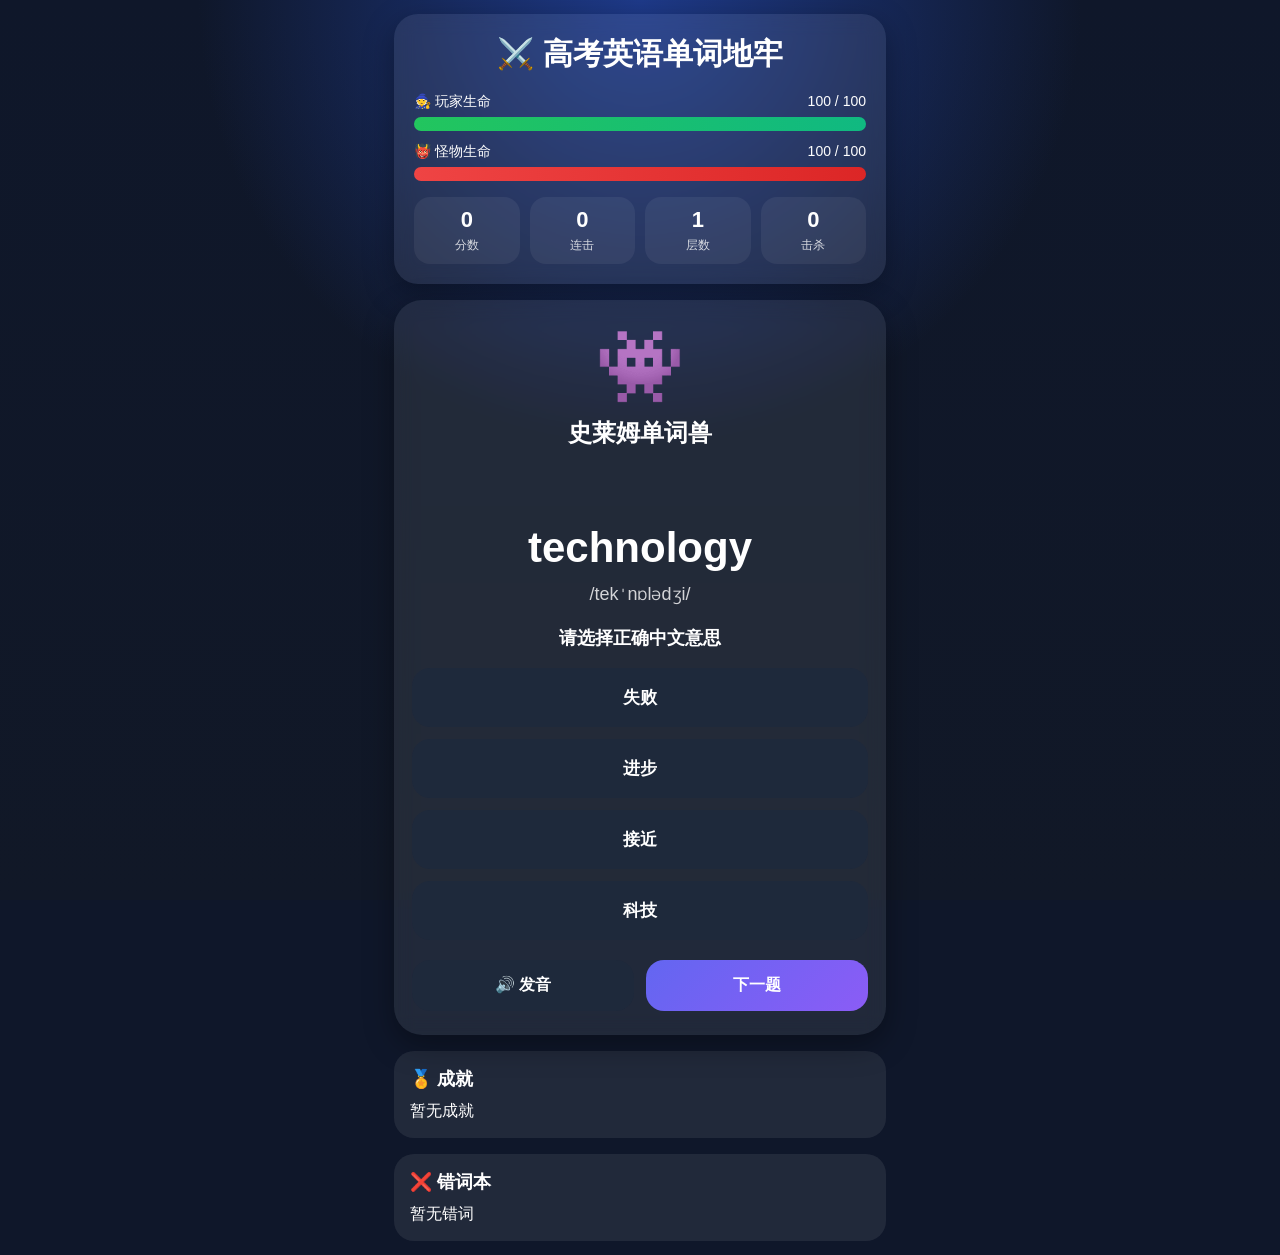
<file: old-index.html>
<!DOCTYPE html>
<html lang="zh-CN">
<head>
<meta charset="UTF-8" />
<meta name="viewport" content="width=device-width,initial-scale=1.0,user-scalable=no" />
<title>高考英语单词地牢</title>

<style>

*{
margin:0;
padding:0;
box-sizing:border-box;
-webkit-tap-highlight-color:transparent;
}

body{
font-family:-apple-system,BlinkMacSystemFont,"PingFang SC","Microsoft YaHei",sans-serif;
background:#0f172a;
color:white;
min-height:100vh;
overflow-x:hidden;
}

body::before{
content:"";
position:fixed;
inset:0;
background:
radial-gradient(circle at top,#1e3a8a 0%,transparent 40%),
linear-gradient(#0f172a,#111827);
z-index:-1;
}

.container{
max-width:520px;
margin:auto;
padding:14px;
}

.header{
background:rgba(255,255,255,0.08);
border-radius:24px;
padding:20px;
margin-bottom:16px;
backdrop-filter:blur(10px);
box-shadow:0 10px 30px rgba(0,0,0,0.35);
}

.title{
font-size:30px;
font-weight:900;
text-align:center;
margin-bottom:18px;
}

.hp-box{
margin-bottom:12px;
}

.hp-label{
display:flex;
justify-content:space-between;
margin-bottom:6px;
font-size:14px;
}

.hp-bar{
height:14px;
background:#1e293b;
border-radius:999px;
overflow:hidden;
}

.hp-inner{
height:100%;
background:linear-gradient(90deg,#22c55e,#10b981);
transition:0.3s;
}

.enemy-inner{
background:linear-gradient(90deg,#ef4444,#dc2626);
}

.stats{
display:grid;
grid-template-columns:repeat(4,1fr);
gap:10px;
margin-top:16px;
}

.stat{
background:rgba(255,255,255,0.06);
border-radius:16px;
padding:10px;
text-align:center;
}

.stat-value{
font-size:22px;
font-weight:900;
}

.stat-label{
font-size:12px;
opacity:0.8;
margin-top:4px;
}

.card{
background:rgba(255,255,255,0.08);
border-radius:28px;
padding:24px 18px;
backdrop-filter:blur(10px);
box-shadow:0 10px 30px rgba(0,0,0,0.35);
}

.enemy{
text-align:center;
margin-bottom:20px;
}

.enemy-icon{
font-size:72px;
animation:float 2s infinite ease-in-out;
}

@keyframes float{
0%{transform:translateY(0)}
50%{transform:translateY(-8px)}
100%{transform:translateY(0)}
}

.enemy-name{
font-size:24px;
font-weight:900;
margin-top:8px;
}

.word-box{
text-align:center;
margin-bottom:20px;
}

.word{
font-size:42px;
font-weight:900;
margin-bottom:10px;
}

.phonetic{
font-size:18px;
opacity:0.8;
}

.question{
font-size:18px;
font-weight:700;
text-align:center;
margin-bottom:18px;
}

.options{
display:flex;
flex-direction:column;
gap:12px;
}

.option-btn{
border:none;
border-radius:18px;
padding:16px;
background:#1e293b;
color:white;
font-size:17px;
font-weight:700;
cursor:pointer;
transition:0.2s;
border:2px solid transparent;
}

.option-btn:active{
transform:scale(0.98);
}

.correct{
background:#14532d;
border-color:#22c55e;
}

.wrong{
background:#7f1d1d;
border-color:#ef4444;
}

.controls{
display:flex;
gap:12px;
margin-top:20px;
}

.control-btn{
flex:1;
border:none;
border-radius:18px;
padding:15px;
font-size:16px;
font-weight:800;
cursor:pointer;
}

.primary{
background:linear-gradient(135deg,#6366f1,#8b5cf6);
color:white;
}

.secondary{
background:#1e293b;
color:white;
}

.combo{
text-align:center;
font-size:28px;
font-weight:900;
margin-bottom:15px;
color:#facc15;
min-height:40px;
}

.panel{
margin-top:16px;
background:rgba(255,255,255,0.08);
padding:16px;
border-radius:20px;
}

.panel-title{
font-size:18px;
font-weight:900;
margin-bottom:10px;
}

.badge{
display:inline-block;
padding:8px 12px;
background:#facc15;
color:#111827;
border-radius:999px;
font-weight:800;
margin:5px;
font-size:13px;
}

.damage{
position:fixed;
left:50%;
top:40%;
transform:translateX(-50%);
font-size:52px;
font-weight:900;
pointer-events:none;
animation:damageFloat 1s forwards;
}

@keyframes damageFloat{
0%{
opacity:1;
transform:translate(-50%,0);
}
100%{
opacity:0;
transform:translate(-50%,-80px);
}
}

@media(max-width:480px){

.word{
font-size:34px;
}

.enemy-icon{
font-size:60px;
}

}

</style>
</head>

<body>

<div class="container">

<div class="header">

<div class="title">
⚔️ 高考英语单词地牢
</div>

<div class="hp-box">
<div class="hp-label">
<span>🧙 玩家生命</span>
<span id="playerHpText">100 / 100</span>
</div>

<div class="hp-bar">
<div class="hp-inner" id="playerHp"></div>
</div>
</div>

<div class="hp-box">
<div class="hp-label">
<span>👹 怪物生命</span>
<span id="enemyHpText">100 / 100</span>
</div>

<div class="hp-bar">
<div class="hp-inner enemy-inner" id="enemyHp"></div>
</div>
</div>

<div class="stats">

<div class="stat">
<div class="stat-value" id="score">0</div>
<div class="stat-label">分数</div>
</div>

<div class="stat">
<div class="stat-value" id="combo">0</div>
<div class="stat-label">连击</div>
</div>

<div class="stat">
<div class="stat-value" id="floor">1</div>
<div class="stat-label">层数</div>
</div>

<div class="stat">
<div class="stat-value" id="kills">0</div>
<div class="stat-label">击杀</div>
</div>

</div>

</div>

<div class="card" id="gameArea"></div>

<div class="panel">
<div class="panel-title">🏅 成就</div>
<div id="badges"></div>
</div>

<div class="panel">
<div class="panel-title">❌ 错词本</div>
<div id="wrongWords"></div>
</div>

</div>

<script>

const words = [

{word:"abandon",meaning:"放弃",phonetic:"/əˈbændən/"},
{word:"ability",meaning:"能力",phonetic:"/əˈbɪləti/"},
{word:"absorb",meaning:"吸收",phonetic:"/əbˈzɔːrb/"},
{word:"adapt",meaning:"适应",phonetic:"/əˈdæpt/"},
{word:"admire",meaning:"钦佩",phonetic:"/ədˈmaɪər/"},
{word:"advance",meaning:"进步",phonetic:"/ədˈvæns/"},
{word:"affect",meaning:"影响",phonetic:"/əˈfekt/"},
{word:"ancient",meaning:"古代的",phonetic:"/ˈeɪnʃənt/"},
{word:"approach",meaning:"接近",phonetic:"/əˈprəʊtʃ/"},
{word:"challenge",meaning:"挑战",phonetic:"/ˈtʃælɪndʒ/"},
{word:"combine",meaning:"结合",phonetic:"/kəmˈbaɪn/"},
{word:"complex",meaning:"复杂的",phonetic:"/ˈkɒmpleks/"},
{word:"confident",meaning:"自信的",phonetic:"/ˈkɒnfɪdənt/"},
{word:"creative",meaning:"创造性的",phonetic:"/kriˈeɪtɪv/"},
{word:"efficient",meaning:"高效的",phonetic:"/ɪˈfɪʃənt/"},
{word:"essential",meaning:"必要的",phonetic:"/ɪˈsenʃl/"},
{word:"evidence",meaning:"证据",phonetic:"/ˈevɪdəns/"},
{word:"failure",meaning:"失败",phonetic:"/ˈfeɪljər/"},
{word:"strategy",meaning:"策略",phonetic:"/ˈstrætədʒi/"},
{word:"technology",meaning:"科技",phonetic:"/tekˈnɒlədʒi/"}

];

let player = {
hp:100,
maxHp:100,
score:0,
combo:0,
floor:1,
kills:0
};

let enemy = {
hp:100,
maxHp:100,
name:"史莱姆单词兽",
icon:"👾"
};

let currentWord;

let wrongBook =
JSON.parse(localStorage.getItem("wrongBook") || "[]");

let achievements =
JSON.parse(localStorage.getItem("achievements") || "[]");

const gameArea =
document.getElementById("gameArea");

render();
renderWrongWords();
renderAchievements();

function render(){

updateBars();

currentWord = getWord();

const options =
generateOptions(currentWord);

gameArea.innerHTML = `

<div class="enemy">

<div class="enemy-icon">
${enemy.icon}
</div>

<div class="enemy-name">
${enemy.name}
</div>

</div>

<div class="combo">
${getComboText()}
</div>

<div class="word-box">

<div class="word">
${currentWord.word}
</div>

<div class="phonetic">
${currentWord.phonetic}
</div>

</div>

<div class="question">
请选择正确中文意思
</div>

<div class="options">

${options.map(o=>`

<button class="option-btn"
onclick="answer(this,'${o}')">

${o}

</button>

`).join("")}

</div>

<div class="controls">

<button class="control-btn secondary"
onclick="speakWord()">

🔊 发音

</button>

<button class="control-btn primary"
onclick="nextRound()">

下一题

</button>

</div>

`;

}

function getWord(){

if(
wrongBook.length > 0 &&
Math.random() < 0.35
){

return wrongBook[
Math.floor(Math.random()*wrongBook.length)
];

}

return words[
Math.floor(Math.random()*words.length)
];

}

function generateOptions(correct){

let arr = [correct.meaning];

while(arr.length < 4){

let m =
words[
Math.floor(Math.random()*words.length)
].meaning;

if(!arr.includes(m)){
arr.push(m);
}

}

return shuffle(arr);

}

function answer(btn,text){

const correct = currentWord.meaning;

const buttons =
document.querySelectorAll(".option-btn");

buttons.forEach(b=>b.disabled = true);

if(text === correct){

btn.classList.add("correct");

player.combo++;

let damage =
15 + player.combo * 2;

enemy.hp -= damage;

player.score += damage;

showDamage(
"-" + damage,
"#22c55e"
);

if(player.combo >= 5){
unlockAchievement("连击达人");
}

playVibrate([40]);

}else{

btn.classList.add("wrong");

buttons.forEach(b=>{

if(b.innerText === correct){

b.classList.add("correct");

}

});

player.combo = 0;

player.hp -= 15;

showDamage("-15","#ef4444");

if(
!wrongBook.find(
w=>w.word === currentWord.word
)
){

wrongBook.push(currentWord);

localStorage.setItem(
"wrongBook",
JSON.stringify(wrongBook)
);

}

renderWrongWords();

playVibrate([100,50,100]);

}

if(enemy.hp <= 0){
killEnemy();
}

if(player.hp <= 0){
gameOver();
}

updateBars();
updateStats();

}

function nextRound(){
render();
}

function killEnemy(){

player.kills++;
player.floor++;

enemy.maxHp += 20;
enemy.hp = enemy.maxHp;

const monsters = [

{name:"单词恶龙",icon:"🐉"},
{name:"语法幽灵",icon:"👻"},
{name:"阅读魔像",icon:"🗿"},
{name:"完形骑士",icon:"⚔️"},
{name:"高考Boss",icon:"🔥"}

];

enemy = {

...monsters[
Math.floor(Math.random()*monsters.length)
],

hp:enemy.maxHp,
maxHp:enemy.maxHp

};

player.hp =
Math.min(
player.maxHp,
player.hp + 20
);

if(player.floor >= 10){
unlockAchievement("地牢征服者");
}

render();

}

function gameOver(){

gameArea.innerHTML = `

<div style="text-align:center">

<div style="font-size:80px;margin-bottom:15px">
💀
</div>

<h1 style="margin-bottom:15px">
挑战结束
</h1>

<p style="margin-bottom:10px">
到达第 ${player.floor} 层
</p>

<p style="margin-bottom:10px">
总分：${player.score}
</p>

<p style="margin-bottom:20px">
击败怪物：${player.kills}
</p>

<button class="control-btn primary"
onclick="restart()">

重新开始

</button>

</div>

`;

}

function restart(){

player = {
hp:100,
maxHp:100,
score:0,
combo:0,
floor:1,
kills:0
};

enemy = {
hp:100,
maxHp:100,
name:"史莱姆单词兽",
icon:"👾"
};

render();
updateStats();

}

function updateBars(){

const php =
(player.hp/player.maxHp)*100;

const ehp =
(enemy.hp/enemy.maxHp)*100;

document.getElementById("playerHp")
.style.width = php + "%";

document.getElementById("enemyHp")
.style.width = ehp + "%";

document.getElementById("playerHpText")
.innerText =
`${player.hp} / ${player.maxHp}`;

document.getElementById("enemyHpText")
.innerText =
`${enemy.hp} / ${enemy.maxHp}`;

}

function updateStats(){

document.getElementById("score")
.innerText = player.score;

document.getElementById("combo")
.innerText = player.combo;

document.getElementById("floor")
.innerText = player.floor;

document.getElementById("kills")
.innerText = player.kills;

}

function shuffle(arr){

for(let i=arr.length-1;i>0;i--){

const j =
Math.floor(Math.random()*(i+1));

[arr[i],arr[j]] =
[arr[j],arr[i]];

}

return arr;

}

function speakWord(){

const utter =
new SpeechSynthesisUtterance(
currentWord.word
);

utter.lang = "en-US";

speechSynthesis.speak(utter);

}

function showDamage(text,color){

const div =
document.createElement("div");

div.className = "damage";

div.style.color = color;

div.innerText = text;

document.body.appendChild(div);

setTimeout(()=>{
div.remove();
},1000);

}

function renderWrongWords(){

const box =
document.getElementById("wrongWords");

if(wrongBook.length === 0){

box.innerHTML = "暂无错词";

return;

}

box.innerHTML =
wrongBook.map(w=>`

<div class="badge">

${w.word}

</div>

`).join("");

}

function unlockAchievement(name){

if(!achievements.includes(name)){

achievements.push(name);

localStorage.setItem(
"achievements",
JSON.stringify(achievements)
);

renderAchievements();

}

}

function renderAchievements(){

const box =
document.getElementById("badges");

if(achievements.length === 0){

box.innerHTML = "暂无成就";

return;

}

box.innerHTML =
achievements.map(a=>`

<div class="badge">

🏆 ${a}

</div>

`).join("");

}

function getComboText(){

if(player.combo >= 20){
return "⚡ GODLIKE ⚡";
}

if(player.combo >= 10){
return "🔥 AMAZING 🔥";
}

if(player.combo >= 5){
return "💥 GREAT 💥";
}

if(player.combo >= 3){
return "✨ NICE ✨";
}

return "";

}

function playVibrate(pattern){

if(navigator.vibrate){
navigator.vibrate(pattern);
}

}

updateStats();

</script>

</body>
</html>
</file>
